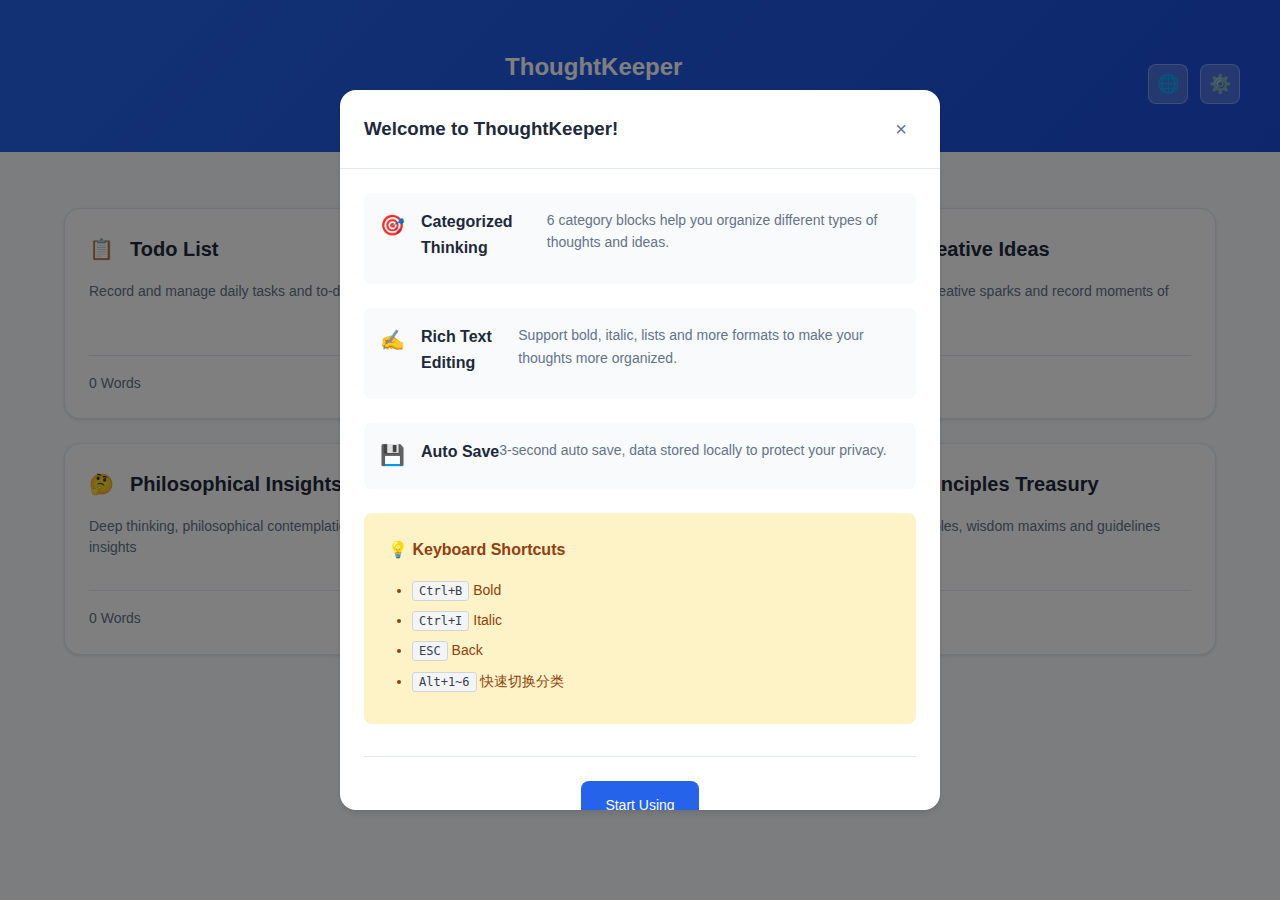
<file: index.html>
<!DOCTYPE html>
<html lang="zh-CN">
<head>
    <meta charset="UTF-8">
    <meta name="viewport" content="width=device-width, initial-scale=1.0">
    <title>ThoughtKeeper</title>
    <meta name="description" content="A bilingual thought organization tool - 中英双语思维记录工具">
    
    <!-- Google tag (gtag.js) -->
    <script async src="https://www.googletagmanager.com/gtag/js?id=G-9P4BP9GSYB"></script>
    <script>
      window.dataLayer = window.dataLayer || [];
      function gtag(){dataLayer.push(arguments);}
      gtag('js', new Date());
      
      gtag('config', 'G-9P4BP9GSYB');
    </script>
    
    <!-- PWA支持 -->
    <link rel="manifest" href="manifest.json">
    <meta name="theme-color" content="#2563eb">
    <meta name="apple-mobile-web-app-capable" content="yes">
    <meta name="apple-mobile-web-app-status-bar-style" content="default">
    <meta name="apple-mobile-web-app-title" content="ThoughtKeeper">
    
    <!-- SEO优化 -->
    <meta name="keywords" content="thought keeper,note taking,idea organization,bilingual notes,思维记录,笔记工具,想法整理">
    <meta name="author" content="ThoughtKeeper">
    <meta property="og:title" content="ThoughtKeeper">
    <meta property="og:description" content="A bilingual thought organization tool - 中英双语思维记录工具">
    <meta property="og:type" content="website">
    <meta property="og:url" content="https://thoughtkeeper.space">
    
    <link rel="stylesheet" href="css/styles.css">
</head>
<body>
    <!-- 加载指示器 -->
    <div id="loading-screen" class="loading-screen">
        <div class="loading-content">
            <div class="loading-spinner"></div>
            <h2>思维记录工具</h2>
            <p>正在加载中...</p>
        </div>
    </div>

    <div id="app">
        <!-- 主界面容器 -->
        <div id="main-view" class="view">
            <header class="app-header">
                <div class="header-content">
                    <div class="header-main">
                        <h1 data-i18n="appTitle">ThoughtKeeper</h1>
                        <p class="subtitle" data-i18n="appSubtitle">整理你的想法，分类你的思考</p>
                    </div>
                    <div class="header-actions">
                        <button id="lang-btn" class="lang-btn" title="Language">🌐</button>
                        <button id="settings-btn" class="settings-btn" data-i18n-title="ui.settings">⚙️</button>
                    </div>
                </div>
            </header>
            
            <main id="grid-container" class="grid-container">
                <!-- 6个分类方块将在这里动态生成 -->
            </main>
        </div>

        <!-- 编辑界面容器 -->
        <div id="editor-view" class="view hidden">
            <header class="editor-header">
                <button id="back-btn" class="back-btn" data-i18n="ui.back">← 返回</button>
                <nav class="breadcrumb">
                    <span class="breadcrumb-item" data-i18n="appTitle">ThoughtKeeper</span>
                    <span class="breadcrumb-separator">></span>
                    <span id="category-breadcrumb" class="breadcrumb-item current"></span>
                </nav>
                <h2 id="category-title" class="category-title"></h2>
            </header>
            
            <main id="editor-container" class="editor-container">
                <!-- 编辑器将在这里动态生成 -->
            </main>
        </div>
    </div>

    <!-- 设置弹窗 -->
    <div id="settings-modal" class="modal hidden">
        <div class="modal-content">
            <div class="modal-header">
                <h3 data-i18n="ui.dataManagement">数据管理</h3>
                <button id="close-modal" class="close-btn">×</button>
            </div>
            <div class="modal-body">
                <div class="settings-section">
                    <h4 data-i18n="ui.languageSettings">语言设置</h4>
                    <div class="language-selector">
                        <button id="lang-zh" class="lang-option active" data-lang="zh">中文</button>
                        <button id="lang-en" class="lang-option" data-lang="en">English</button>
                    </div>
                </div>
                
                <div class="settings-section">
                    <h4 data-i18n="ui.dataBackup">数据备份</h4>
                    <p data-i18n="ui.dataBackupDesc">将您的所有思维记录导出为JSON文件</p>
                    <button id="backup-btn" class="action-btn">📥 <span data-i18n="ui.backupData">备份数据</span></button>
                </div>
                
                <div class="settings-section">
                    <h4 data-i18n="ui.dataRestore">数据恢复</h4>
                    <p data-i18n="ui.dataRestoreDesc">从备份文件恢复您的思维记录</p>
                    <input type="file" id="restore-file" accept=".json" style="display: none;">
                    <button id="restore-btn" class="action-btn">📤 <span data-i18n="ui.restoreData">恢复数据</span></button>
                </div>
                
                <div class="settings-section">
                    <h4 data-i18n="ui.storageInfo">存储信息</h4>
                    <div id="storage-info">
                        <p data-i18n="ui.loadingStorageInfo">正在加载存储信息...</p>
                    </div>
                </div>
                
                <div class="settings-section danger">
                    <h4 data-i18n="ui.dangerousOperations">危险操作</h4>
                    <p data-i18n="ui.clearAllDataDesc">清空所有数据（此操作不可恢复）</p>
                    <button id="clear-data-btn" class="action-btn danger">🗑️ <span data-i18n="ui.clearAllData">清空所有数据</span></button>
                </div>
            </div>
        </div>
    </div>

    <!-- 用户引导弹窗 -->
    <div id="welcome-modal" class="modal hidden">
        <div class="modal-content welcome-modal">
            <div class="modal-header">
                <h3 data-i18n="ui.welcome">欢迎使用 ThoughtKeeper！</h3>
                <button id="close-welcome" class="close-btn">×</button>
            </div>
            <div class="modal-body">
                <div class="welcome-content">
                    <div class="welcome-step">
                        <div class="step-icon">🎯</div>
                        <h4 data-i18n="ui.welcomeSteps.categorize.title">分类思考</h4>
                        <p data-i18n="ui.welcomeSteps.categorize.desc">6个分类方块帮您整理不同类型的想法和思考。</p>
                    </div>
                    
                    <div class="welcome-step">
                        <div class="step-icon">✍️</div>
                        <h4 data-i18n="ui.welcomeSteps.richText.title">富文本编辑</h4>
                        <p data-i18n="ui.welcomeSteps.richText.desc">支持加粗、斜体、列表等格式，让您的想法更有条理。</p>
                    </div>
                    
                    <div class="welcome-step">
                        <div class="step-icon">💾</div>
                        <h4 data-i18n="ui.welcomeSteps.autoSave.title">自动保存</h4>
                        <p data-i18n="ui.welcomeSteps.autoSave.desc">3秒自动保存，数据存储在本地，保护您的隐私。</p>
                    </div>
                    
                    <div class="welcome-tips">
                        <h4>💡 <span data-i18n="ui.keyboardShortcuts">快捷键提示</span></h4>
                        <ul>
                            <li><kbd>Ctrl+B</kbd> <span data-i18n="ui.bold">加粗文字</span></li>
                            <li><kbd>Ctrl+I</kbd> <span data-i18n="ui.italic">斜体文字</span></li>
                            <li><kbd>ESC</kbd> <span data-i18n="ui.back">返回主界面</span></li>
                            <li><kbd>Alt+1~6</kbd> 快速切换分类</li>
                        </ul>
                    </div>
                </div>
                
                <div class="welcome-actions">
                    <button id="start-using" class="action-btn" data-i18n="ui.startUsing">开始使用</button>
                </div>
            </div>
        </div>
    </div>

    <!-- JavaScript 文件引用 -->
    <script src="js/i18n.js"></script>
    <script src="js/storage.js"></script>
    <script src="js/navigation.js"></script>
    <script src="js/editor.js"></script>
    <script src="js/main-grid.js"></script>
    <script src="js/app.js"></script>
</body>
</html>
</file>
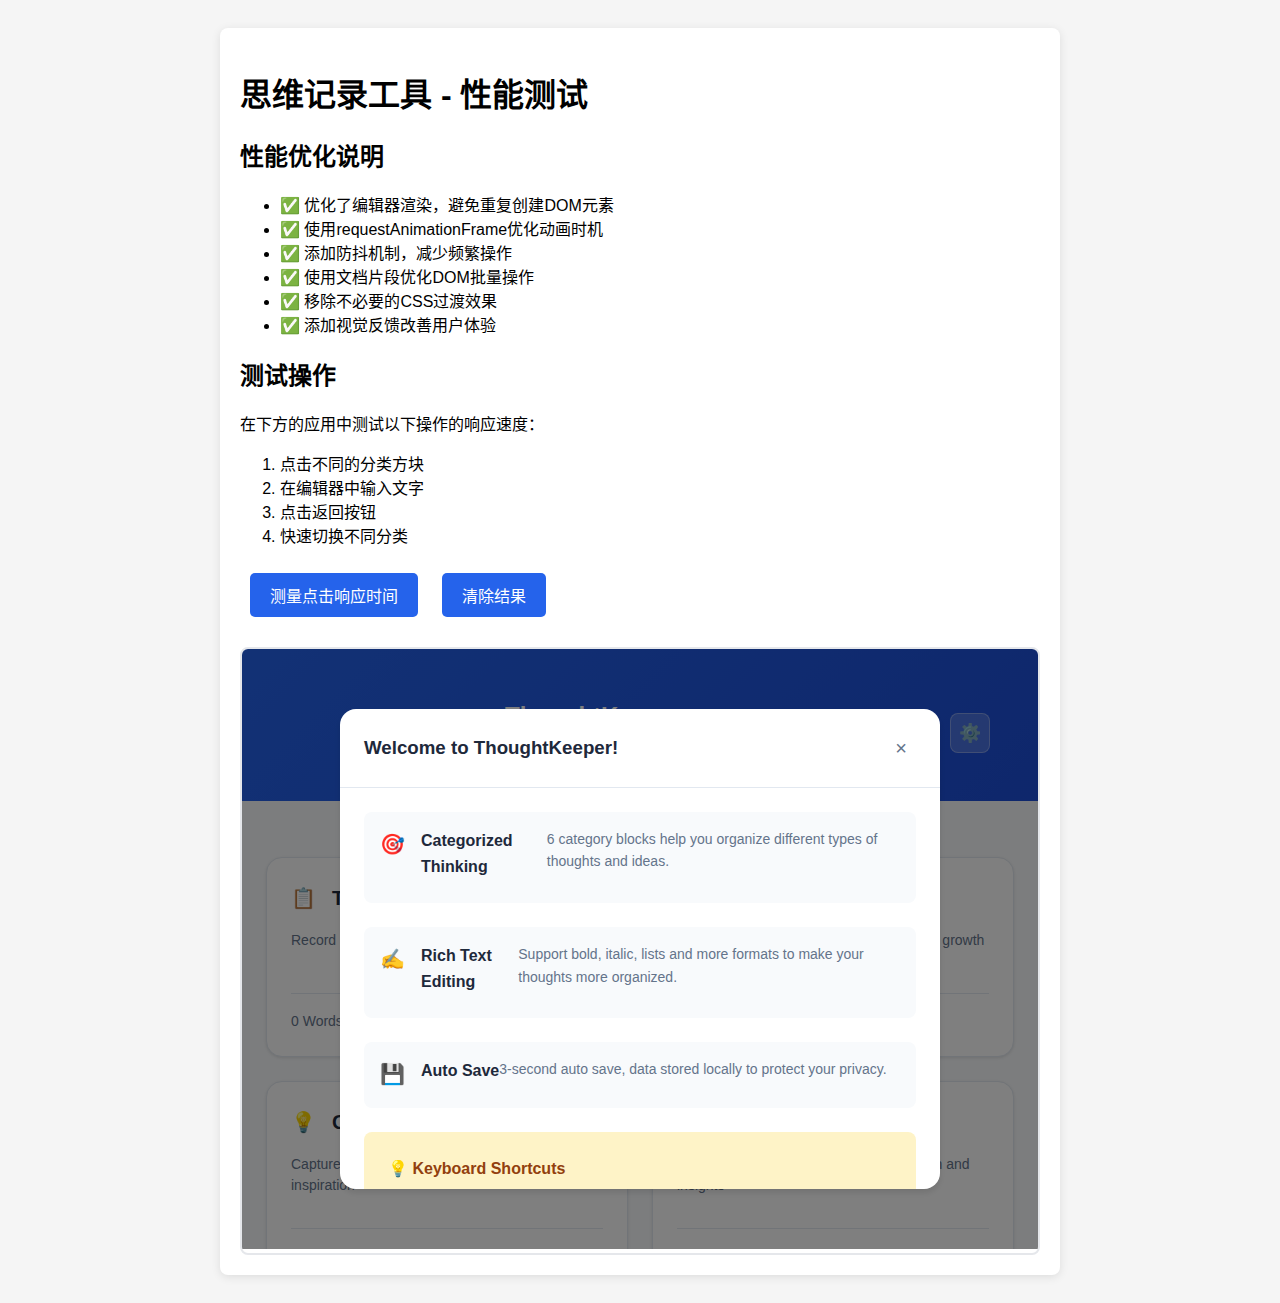
<file: performance-test.html>
<!DOCTYPE html>
<html lang="zh-CN">

<head>
    <meta charset="UTF-8">
    <meta name="viewport" content="width=device-width, initial-scale=1.0">
    <title>性能测试 - 思维记录工具</title>
    <style>
        body {
            font-family: Arial, sans-serif;
            padding: 20px;
            background: #f5f5f5;
        }

        .test-container {
            max-width: 800px;
            margin: 0 auto;
            background: white;
            padding: 20px;
            border-radius: 8px;
            box-shadow: 0 2px 10px rgba(0, 0, 0, 0.1);
        }

        .test-button {
            background: #2563eb;
            color: white;
            border: none;
            padding: 10px 20px;
            border-radius: 5px;
            cursor: pointer;
            margin: 10px;
            font-size: 16px;
        }

        .test-button:hover {
            background: #1d4ed8;
        }

        .result {
            margin: 10px 0;
            padding: 10px;
            background: #f0f9ff;
            border-left: 4px solid #2563eb;
        }

        .iframe-container {
            margin-top: 20px;
            border: 2px solid #e5e7eb;
            border-radius: 8px;
            overflow: hidden;
        }

        iframe {
            width: 100%;
            height: 600px;
            border: none;
        }
    </style>
</head>

<body>
    <div class="test-container">
        <h1>思维记录工具 - 性能测试</h1>

        <div class="test-section">
            <h2>性能优化说明</h2>
            <ul>
                <li>✅ 优化了编辑器渲染，避免重复创建DOM元素</li>
                <li>✅ 使用requestAnimationFrame优化动画时机</li>
                <li>✅ 添加防抖机制，减少频繁操作</li>
                <li>✅ 使用文档片段优化DOM批量操作</li>
                <li>✅ 移除不必要的CSS过渡效果</li>
                <li>✅ 添加视觉反馈改善用户体验</li>
            </ul>
        </div>

        <div class="test-section">
            <h2>测试操作</h2>
            <p>在下方的应用中测试以下操作的响应速度：</p>
            <ol>
                <li>点击不同的分类方块</li>
                <li>在编辑器中输入文字</li>
                <li>点击返回按钮</li>
                <li>快速切换不同分类</li>
            </ol>

            <button class="test-button" onclick="measurePerformance()">测量点击响应时间</button>
            <button class="test-button" onclick="clearResults()">清除结果</button>

            <div id="results"></div>
        </div>

        <div class="iframe-container">
            <iframe src="index.html" title="思维记录工具"></iframe>
        </div>
    </div>

    <script>
        let clickStartTime = 0;
        let results = [];

        function measurePerformance() {
            const iframe = document.querySelector('iframe');
            const resultsDiv = document.getElementById('results');

            // 监听iframe中的点击事件
            iframe.contentWindow.addEventListener('click', function () {
                clickStartTime = performance.now();
            });

            // 监听页面变化（简单的检测方法）
            const observer = new MutationObserver(function () {
                if (clickStartTime > 0) {
                    const responseTime = performance.now() - clickStartTime;
                    results.push(responseTime);

                    const resultElement = document.createElement('div');
                    resultElement.className = 'result';
                    resultElement.innerHTML = `
                        <strong>响应时间:</strong> ${responseTime.toFixed(2)}ms
                        <br><small>时间: ${new Date().toLocaleTimeString()}</small>
                    `;
                    resultsDiv.appendChild(resultElement);

                    clickStartTime = 0;
                }
            });

            if (iframe.contentDocument) {
                observer.observe(iframe.contentDocument.body, {
                    childList: true,
                    subtree: true,
                    attributes: true
                });
            }

            alert('性能监测已启动！现在可以在下方应用中进行操作测试。');
        }

        function clearResults() {
            document.getElementById('results').innerHTML = '';
            results = [];
        }
    </script>
</body>

</html>
</file>
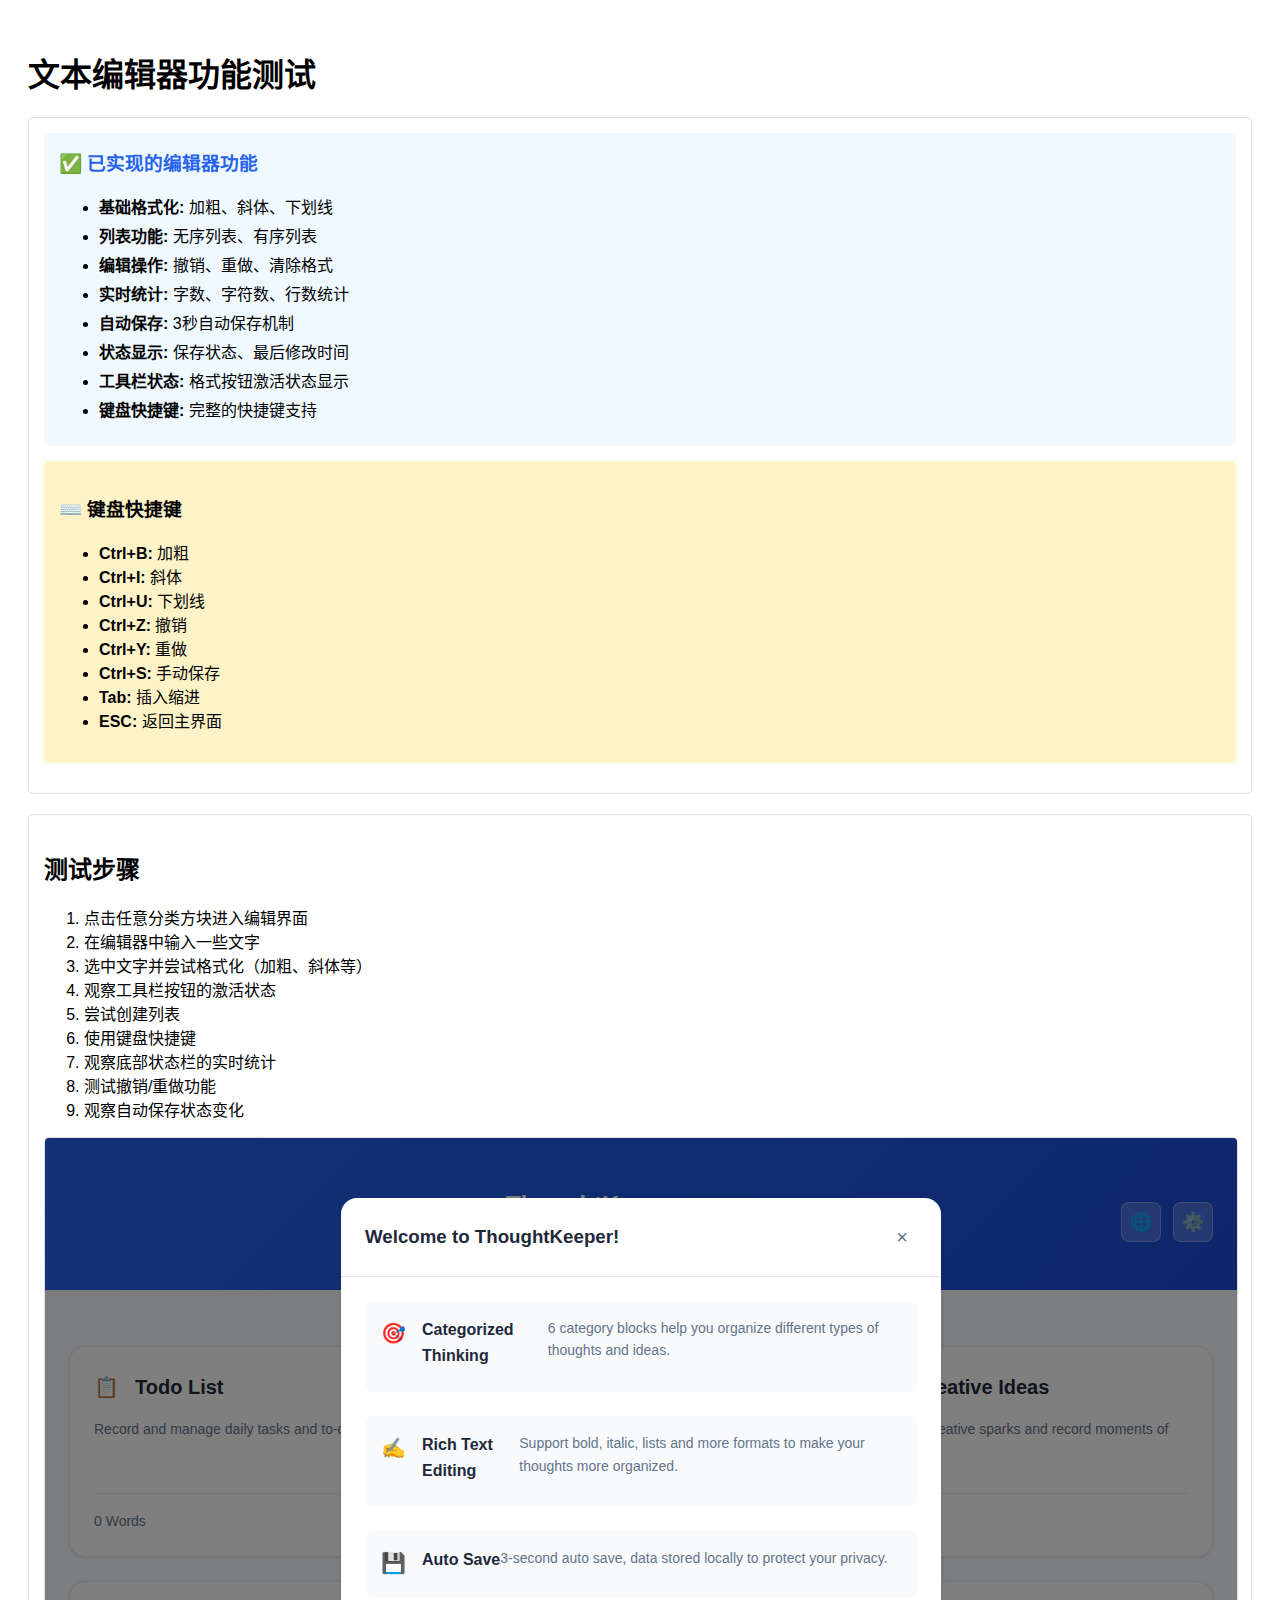
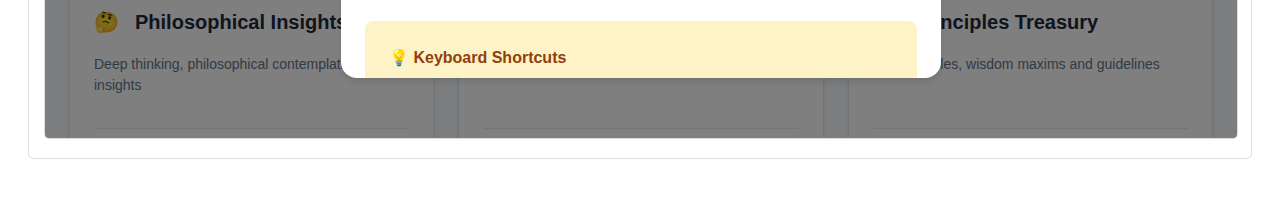
<file: test-editor.html>
<!DOCTYPE html>
<html lang="zh-CN">
<head>
    <meta charset="UTF-8">
    <meta name="viewport" content="width=device-width, initial-scale=1.0">
    <title>编辑器功能测试</title>
    <style>
        body { font-family: Arial, sans-serif; padding: 20px; }
        .test-section { margin: 20px 0; padding: 15px; border: 1px solid #ddd; border-radius: 5px; }
        .feature-list { background: #f0f9ff; padding: 15px; border-radius: 5px; }
        .feature-list h3 { margin-top: 0; color: #2563eb; }
        .feature-list ul { margin: 10px 0; }
        .feature-list li { margin: 5px 0; }
        .keyboard-shortcuts { background: #fef3c7; padding: 15px; border-radius: 5px; margin: 15px 0; }
        iframe { width: 100%; height: 600px; border: 1px solid #ddd; border-radius: 5px; }
    </style>
</head>
<body>
    <h1>文本编辑器功能测试</h1>
    
    <div class="test-section">
        <div class="feature-list">
            <h3>✅ 已实现的编辑器功能</h3>
            <ul>
                <li><strong>基础格式化:</strong> 加粗、斜体、下划线</li>
                <li><strong>列表功能:</strong> 无序列表、有序列表</li>
                <li><strong>编辑操作:</strong> 撤销、重做、清除格式</li>
                <li><strong>实时统计:</strong> 字数、字符数、行数统计</li>
                <li><strong>自动保存:</strong> 3秒自动保存机制</li>
                <li><strong>状态显示:</strong> 保存状态、最后修改时间</li>
                <li><strong>工具栏状态:</strong> 格式按钮激活状态显示</li>
                <li><strong>键盘快捷键:</strong> 完整的快捷键支持</li>
            </ul>
        </div>
        
        <div class="keyboard-shortcuts">
            <h3>⌨️ 键盘快捷键</h3>
            <ul>
                <li><strong>Ctrl+B:</strong> 加粗</li>
                <li><strong>Ctrl+I:</strong> 斜体</li>
                <li><strong>Ctrl+U:</strong> 下划线</li>
                <li><strong>Ctrl+Z:</strong> 撤销</li>
                <li><strong>Ctrl+Y:</strong> 重做</li>
                <li><strong>Ctrl+S:</strong> 手动保存</li>
                <li><strong>Tab:</strong> 插入缩进</li>
                <li><strong>ESC:</strong> 返回主界面</li>
            </ul>
        </div>
    </div>
    
    <div class="test-section">
        <h2>测试步骤</h2>
        <ol>
            <li>点击任意分类方块进入编辑界面</li>
            <li>在编辑器中输入一些文字</li>
            <li>选中文字并尝试格式化（加粗、斜体等）</li>
            <li>观察工具栏按钮的激活状态</li>
            <li>尝试创建列表</li>
            <li>使用键盘快捷键</li>
            <li>观察底部状态栏的实时统计</li>
            <li>测试撤销/重做功能</li>
            <li>观察自动保存状态变化</li>
        </ol>
        
        <iframe src="index.html" title="思维记录工具"></iframe>
    </div>
</body>
</html>
</file>
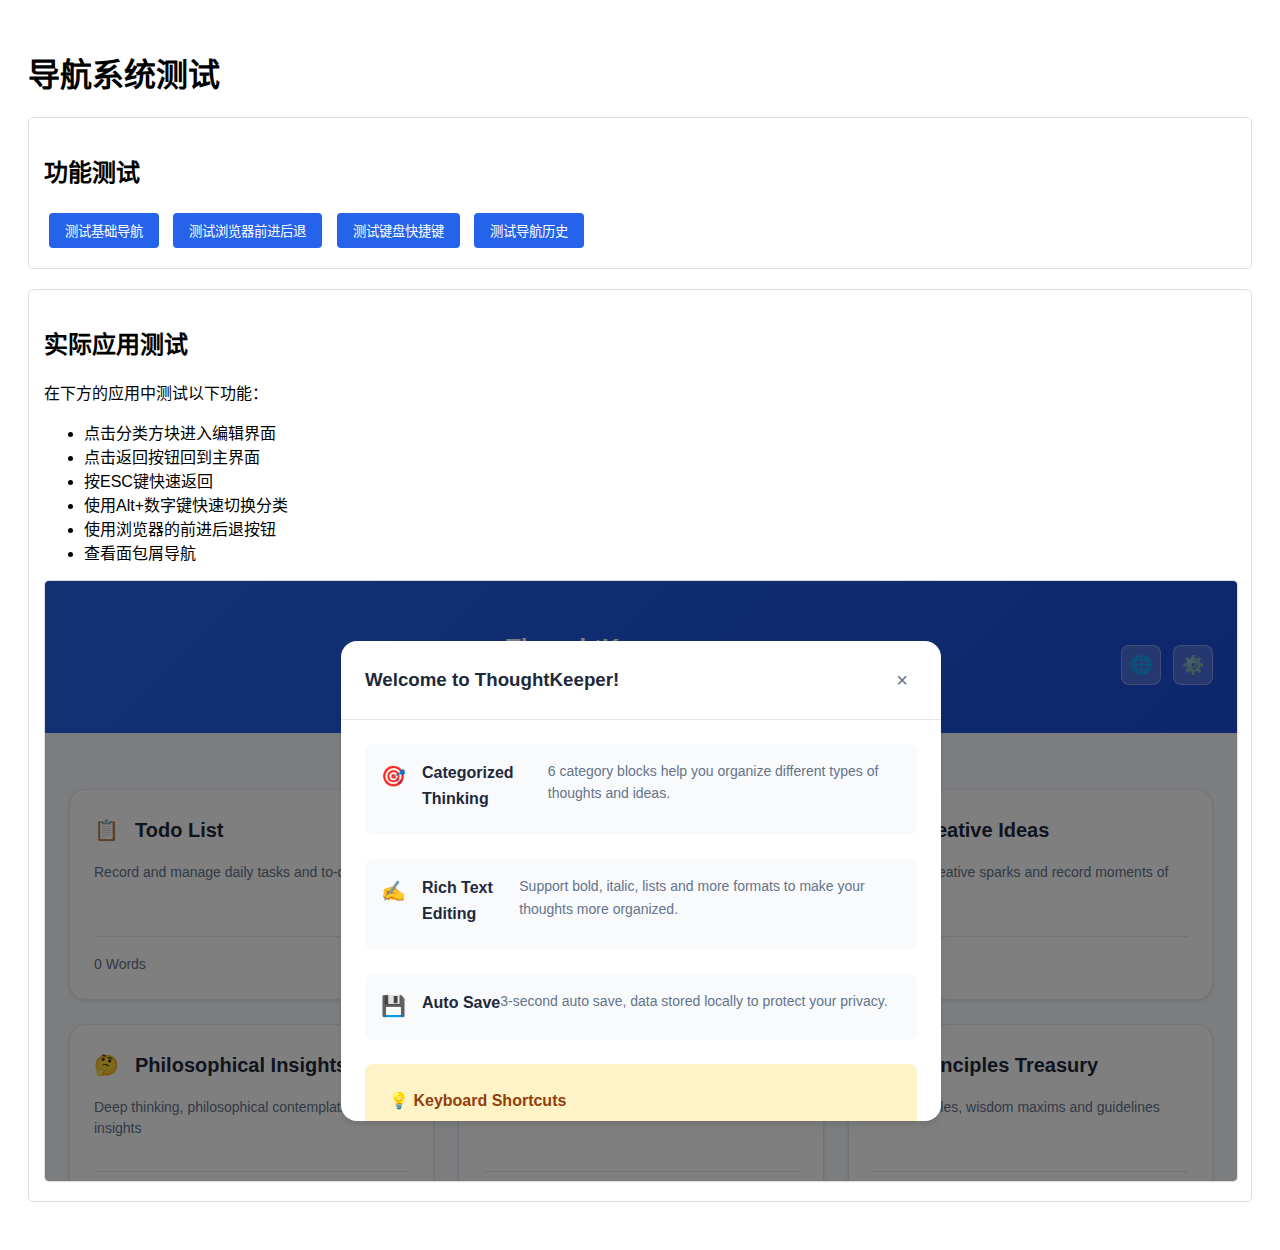
<file: test-navigation.html>
<!DOCTYPE html>
<html lang="zh-CN">
<head>
    <meta charset="UTF-8">
    <meta name="viewport" content="width=device-width, initial-scale=1.0">
    <title>导航系统测试</title>
    <style>
        body { font-family: Arial, sans-serif; padding: 20px; }
        .test-section { margin: 20px 0; padding: 15px; border: 1px solid #ddd; border-radius: 5px; }
        .test-button { background: #2563eb; color: white; border: none; padding: 8px 16px; margin: 5px; border-radius: 4px; cursor: pointer; }
        .test-result { margin: 10px 0; padding: 10px; background: #f0f9ff; border-left: 4px solid #2563eb; }
        .success { border-left-color: #10b981; background: #f0fdf4; }
        .error { border-left-color: #ef4444; background: #fef2f2; }
    </style>
</head>
<body>
    <h1>导航系统测试</h1>
    
    <div class="test-section">
        <h2>功能测试</h2>
        <button class="test-button" onclick="testBasicNavigation()">测试基础导航</button>
        <button class="test-button" onclick="testBrowserNavigation()">测试浏览器前进后退</button>
        <button class="test-button" onclick="testKeyboardShortcuts()">测试键盘快捷键</button>
        <button class="test-button" onclick="testNavigationHistory()">测试导航历史</button>
        <div id="test-results"></div>
    </div>
    
    <div class="test-section">
        <h2>实际应用测试</h2>
        <p>在下方的应用中测试以下功能：</p>
        <ul>
            <li>点击分类方块进入编辑界面</li>
            <li>点击返回按钮回到主界面</li>
            <li>按ESC键快速返回</li>
            <li>使用Alt+数字键快速切换分类</li>
            <li>使用浏览器的前进后退按钮</li>
            <li>查看面包屑导航</li>
        </ul>
        <iframe src="index.html" style="width: 100%; height: 600px; border: 1px solid #ddd; border-radius: 5px;"></iframe>
    </div>

    <script>
        function addResult(message, isSuccess = true) {
            const resultsDiv = document.getElementById('test-results');
            const resultDiv = document.createElement('div');
            resultDiv.className = `test-result ${isSuccess ? 'success' : 'error'}`;
            resultDiv.innerHTML = `<strong>${isSuccess ? '✅' : '❌'}</strong> ${message}`;
            resultsDiv.appendChild(resultDiv);
        }
        
        function testBasicNavigation() {
            addResult('基础导航功能已实现：路由解析、页面切换、URL更新');
        }
        
        function testBrowserNavigation() {
            addResult('浏览器导航支持已实现：hashchange和popstate事件监听');
        }
        
        function testKeyboardShortcuts() {
            addResult('键盘快捷键已实现：ESC返回、Alt+数字快速切换');
        }
        
        function testNavigationHistory() {
            addResult('导航历史记录功能已实现：历史记录管理和查询');
        }
    </script>
</body>
</html>
</file>
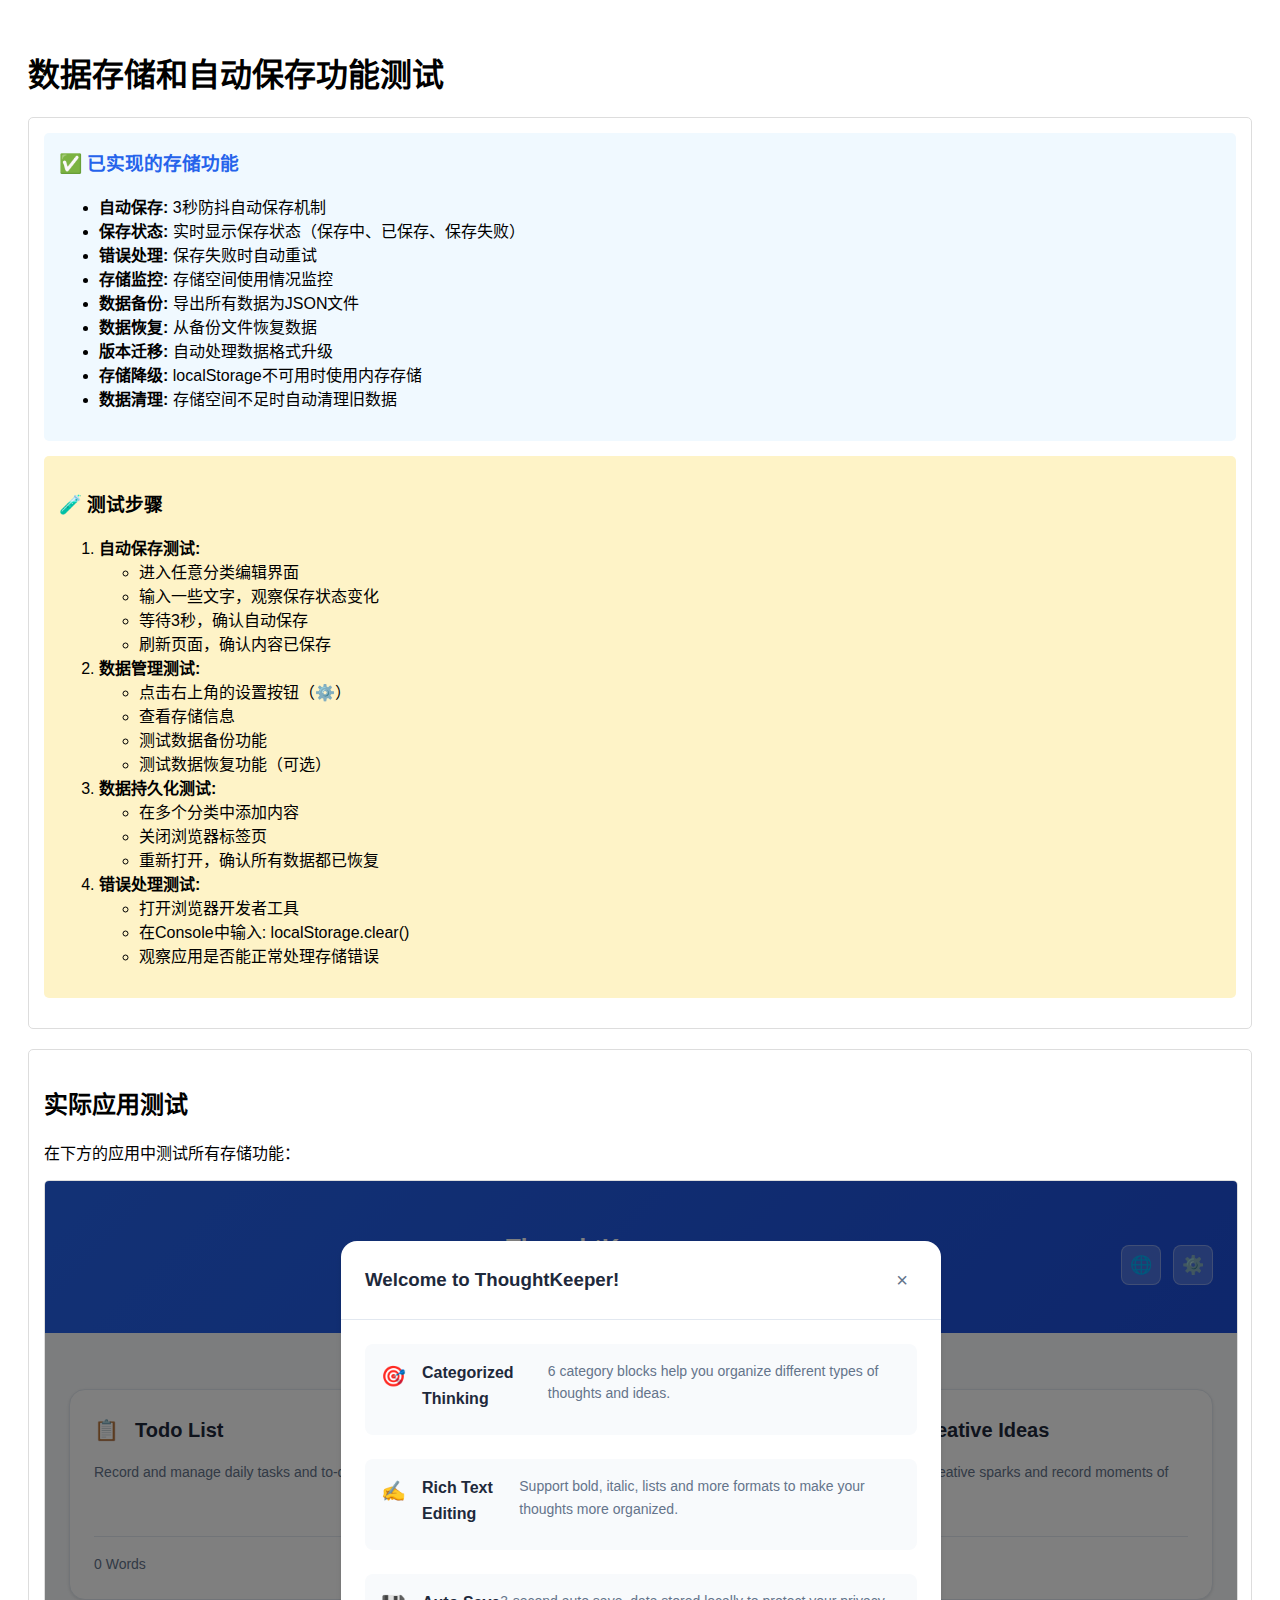
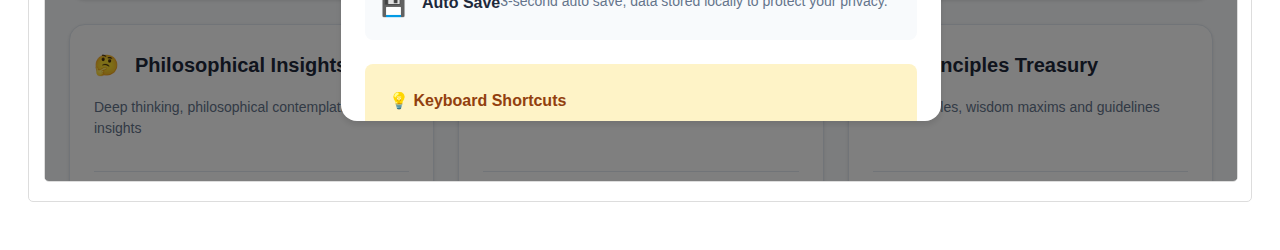
<file: test-storage.html>
<!DOCTYPE html>
<html lang="zh-CN">
<head>
    <meta charset="UTF-8">
    <meta name="viewport" content="width=device-width, initial-scale=1.0">
    <title>数据存储功能测试</title>
    <style>
        body { font-family: Arial, sans-serif; padding: 20px; }
        .test-section { margin: 20px 0; padding: 15px; border: 1px solid #ddd; border-radius: 5px; }
        .feature-list { background: #f0f9ff; padding: 15px; border-radius: 5px; }
        .feature-list h3 { margin-top: 0; color: #2563eb; }
        .test-steps { background: #fef3c7; padding: 15px; border-radius: 5px; margin: 15px 0; }
        iframe { width: 100%; height: 600px; border: 1px solid #ddd; border-radius: 5px; }
    </style>
</head>
<body>
    <h1>数据存储和自动保存功能测试</h1>
    
    <div class="test-section">
        <div class="feature-list">
            <h3>✅ 已实现的存储功能</h3>
            <ul>
                <li><strong>自动保存:</strong> 3秒防抖自动保存机制</li>
                <li><strong>保存状态:</strong> 实时显示保存状态（保存中、已保存、保存失败）</li>
                <li><strong>错误处理:</strong> 保存失败时自动重试</li>
                <li><strong>存储监控:</strong> 存储空间使用情况监控</li>
                <li><strong>数据备份:</strong> 导出所有数据为JSON文件</li>
                <li><strong>数据恢复:</strong> 从备份文件恢复数据</li>
                <li><strong>版本迁移:</strong> 自动处理数据格式升级</li>
                <li><strong>存储降级:</strong> localStorage不可用时使用内存存储</li>
                <li><strong>数据清理:</strong> 存储空间不足时自动清理旧数据</li>
            </ul>
        </div>
        
        <div class="test-steps">
            <h3>🧪 测试步骤</h3>
            <ol>
                <li><strong>自动保存测试:</strong>
                    <ul>
                        <li>进入任意分类编辑界面</li>
                        <li>输入一些文字，观察保存状态变化</li>
                        <li>等待3秒，确认自动保存</li>
                        <li>刷新页面，确认内容已保存</li>
                    </ul>
                </li>
                
                <li><strong>数据管理测试:</strong>
                    <ul>
                        <li>点击右上角的设置按钮（⚙️）</li>
                        <li>查看存储信息</li>
                        <li>测试数据备份功能</li>
                        <li>测试数据恢复功能（可选）</li>
                    </ul>
                </li>
                
                <li><strong>数据持久化测试:</strong>
                    <ul>
                        <li>在多个分类中添加内容</li>
                        <li>关闭浏览器标签页</li>
                        <li>重新打开，确认所有数据都已恢复</li>
                    </ul>
                </li>
                
                <li><strong>错误处理测试:</strong>
                    <ul>
                        <li>打开浏览器开发者工具</li>
                        <li>在Console中输入: localStorage.clear()</li>
                        <li>观察应用是否能正常处理存储错误</li>
                    </ul>
                </li>
            </ol>
        </div>
    </div>
    
    <div class="test-section">
        <h2>实际应用测试</h2>
        <p>在下方的应用中测试所有存储功能：</p>
        <iframe src="index.html" title="思维记录工具"></iframe>
    </div>
</body>
</html>
</file>
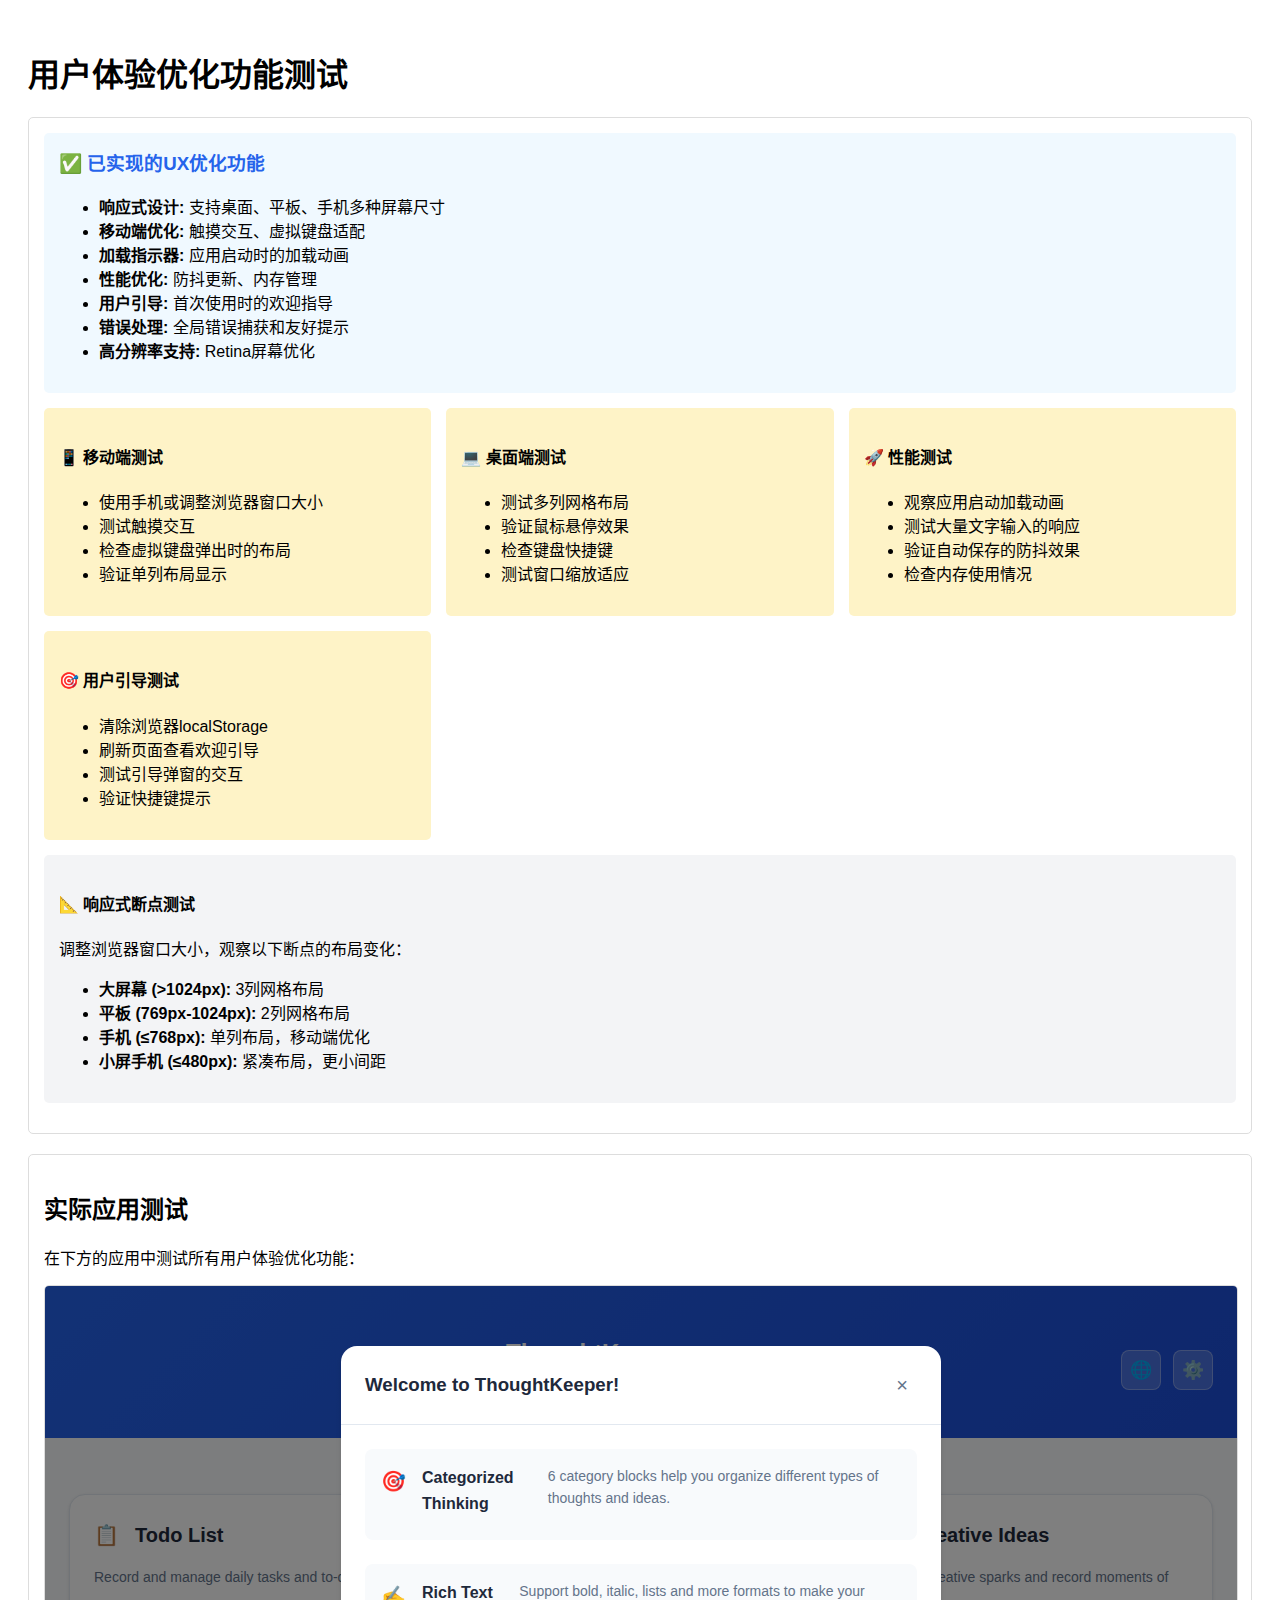
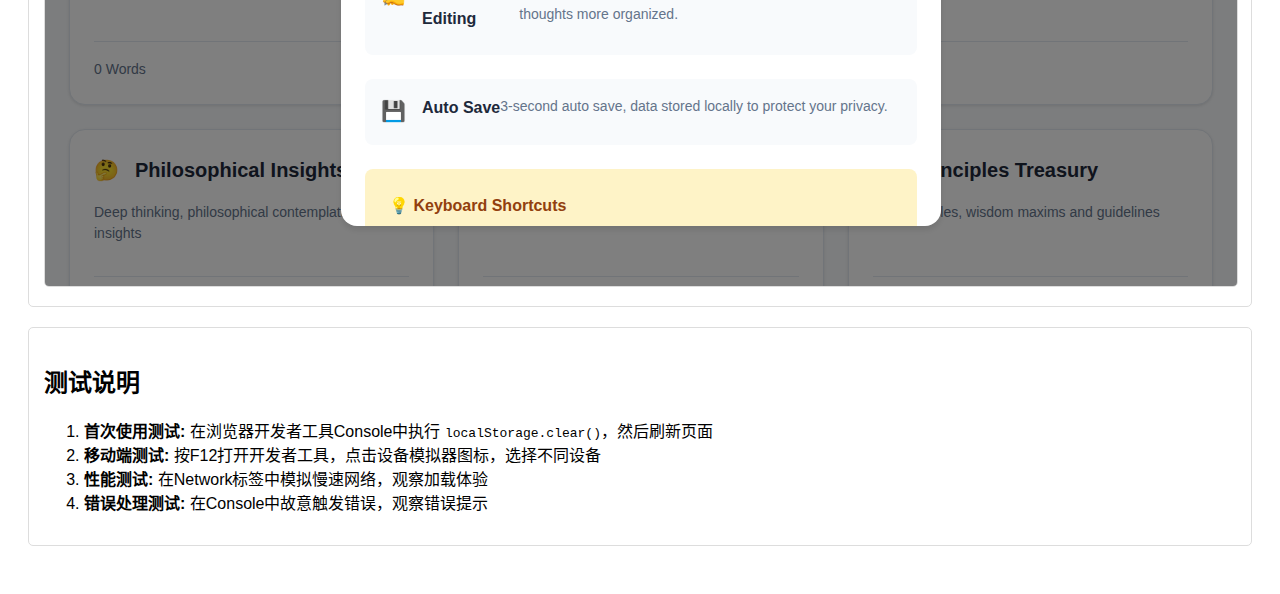
<file: test-ux.html>
<!DOCTYPE html>
<html lang="zh-CN">
<head>
    <meta charset="UTF-8">
    <meta name="viewport" content="width=device-width, initial-scale=1.0">
    <title>用户体验优化测试</title>
    <style>
        body { font-family: Arial, sans-serif; padding: 20px; }
        .test-section { margin: 20px 0; padding: 15px; border: 1px solid #ddd; border-radius: 5px; }
        .feature-list { background: #f0f9ff; padding: 15px; border-radius: 5px; }
        .feature-list h3 { margin-top: 0; color: #2563eb; }
        .test-grid { display: grid; grid-template-columns: repeat(auto-fit, minmax(300px, 1fr)); gap: 15px; margin: 15px 0; }
        .test-card { background: #fef3c7; padding: 15px; border-radius: 5px; }
        iframe { width: 100%; height: 600px; border: 1px solid #ddd; border-radius: 5px; }
        .responsive-test { background: #f3f4f6; padding: 15px; border-radius: 5px; margin: 15px 0; }
    </style>
</head>
<body>
    <h1>用户体验优化功能测试</h1>
    
    <div class="test-section">
        <div class="feature-list">
            <h3>✅ 已实现的UX优化功能</h3>
            <ul>
                <li><strong>响应式设计:</strong> 支持桌面、平板、手机多种屏幕尺寸</li>
                <li><strong>移动端优化:</strong> 触摸交互、虚拟键盘适配</li>
                <li><strong>加载指示器:</strong> 应用启动时的加载动画</li>
                <li><strong>性能优化:</strong> 防抖更新、内存管理</li>
                <li><strong>用户引导:</strong> 首次使用时的欢迎指导</li>
                <li><strong>错误处理:</strong> 全局错误捕获和友好提示</li>
                <li><strong>高分辨率支持:</strong> Retina屏幕优化</li>
            </ul>
        </div>
        
        <div class="test-grid">
            <div class="test-card">
                <h4>📱 移动端测试</h4>
                <ul>
                    <li>使用手机或调整浏览器窗口大小</li>
                    <li>测试触摸交互</li>
                    <li>检查虚拟键盘弹出时的布局</li>
                    <li>验证单列布局显示</li>
                </ul>
            </div>
            
            <div class="test-card">
                <h4>💻 桌面端测试</h4>
                <ul>
                    <li>测试多列网格布局</li>
                    <li>验证鼠标悬停效果</li>
                    <li>检查键盘快捷键</li>
                    <li>测试窗口缩放适应</li>
                </ul>
            </div>
            
            <div class="test-card">
                <h4>🚀 性能测试</h4>
                <ul>
                    <li>观察应用启动加载动画</li>
                    <li>测试大量文字输入的响应</li>
                    <li>验证自动保存的防抖效果</li>
                    <li>检查内存使用情况</li>
                </ul>
            </div>
            
            <div class="test-card">
                <h4>🎯 用户引导测试</h4>
                <ul>
                    <li>清除浏览器localStorage</li>
                    <li>刷新页面查看欢迎引导</li>
                    <li>测试引导弹窗的交互</li>
                    <li>验证快捷键提示</li>
                </ul>
            </div>
        </div>
        
        <div class="responsive-test">
            <h4>📐 响应式断点测试</h4>
            <p>调整浏览器窗口大小，观察以下断点的布局变化：</p>
            <ul>
                <li><strong>大屏幕 (>1024px):</strong> 3列网格布局</li>
                <li><strong>平板 (769px-1024px):</strong> 2列网格布局</li>
                <li><strong>手机 (≤768px):</strong> 单列布局，移动端优化</li>
                <li><strong>小屏手机 (≤480px):</strong> 紧凑布局，更小间距</li>
            </ul>
        </div>
    </div>
    
    <div class="test-section">
        <h2>实际应用测试</h2>
        <p>在下方的应用中测试所有用户体验优化功能：</p>
        <iframe src="index.html" title="思维记录工具"></iframe>
    </div>
    
    <div class="test-section">
        <h2>测试说明</h2>
        <ol>
            <li><strong>首次使用测试:</strong> 在浏览器开发者工具Console中执行 <code>localStorage.clear()</code>，然后刷新页面</li>
            <li><strong>移动端测试:</strong> 按F12打开开发者工具，点击设备模拟器图标，选择不同设备</li>
            <li><strong>性能测试:</strong> 在Network标签中模拟慢速网络，观察加载体验</li>
            <li><strong>错误处理测试:</strong> 在Console中故意触发错误，观察错误提示</li>
        </ol>
    </div>
</body>
</html>
</file>
<file: css/styles.css>
/* CSS 重置和基础样式 */
* {
    margin: 0;
    padding: 0;
    box-sizing: border-box;
}

/* CSS 变量定义 */
:root {
    /* 颜色系统 */
    --primary-color: #2563eb;
    --primary-hover: #1d4ed8;
    --secondary-color: #64748b;
    --background-color: #f8fafc;
    --surface-color: #ffffff;
    --text-primary: #1e293b;
    --text-secondary: #64748b;
    --border-color: #e2e8f0;
    --shadow-light: 0 1px 3px rgba(0, 0, 0, 0.1);
    --shadow-medium: 0 4px 6px rgba(0, 0, 0, 0.1);
    
    /* 间距系统 */
    --spacing-xs: 0.5rem;
    --spacing-sm: 1rem;
    --spacing-md: 1.5rem;
    --spacing-lg: 2rem;
    --spacing-xl: 3rem;
    
    /* 字体系统 */
    --font-family: -apple-system, BlinkMacSystemFont, 'Segoe UI', Roboto, sans-serif;
    --font-size-sm: 0.875rem;
    --font-size-base: 1rem;
    --font-size-lg: 1.125rem;
    --font-size-xl: 1.25rem;
    --font-size-2xl: 1.5rem;
    
    /* 圆角和过渡 */
    --border-radius: 0.5rem;
    --border-radius-lg: 1rem;
    --transition: all 0.2s ease-in-out;
}

/* 基础样式 */
body {
    font-family: var(--font-family);
    font-size: var(--font-size-base);
    line-height: 1.6;
    color: var(--text-primary);
    background-color: var(--background-color);
    min-height: 100vh;
}

/* 应用容器 */
#app {
    min-height: 100vh;
    display: flex;
    flex-direction: column;
}

/* 视图切换 */
.view {
    flex: 1;
    display: flex;
    flex-direction: column;
    /* 移除过渡效果以提升切换速度 */
}

.view.hidden {
    display: none;
}

/* 加载指示器样式 */
.loading-screen {
    position: fixed;
    top: 0;
    left: 0;
    width: 100%;
    height: 100%;
    background: var(--background-color);
    display: flex;
    justify-content: center;
    align-items: center;
    z-index: 9999;
    transition: opacity 0.3s ease-out;
}

.loading-screen.hidden {
    opacity: 0;
    pointer-events: none;
}

.loading-content {
    text-align: center;
    color: var(--text-primary);
}

.loading-content h2 {
    margin: var(--spacing-md) 0 var(--spacing-sm) 0;
    color: var(--primary-color);
}

.loading-content p {
    color: var(--text-secondary);
    font-size: var(--font-size-sm);
}

.loading-spinner {
    width: 40px;
    height: 40px;
    border: 3px solid var(--border-color);
    border-top: 3px solid var(--primary-color);
    border-radius: 50%;
    animation: spin 1s linear infinite;
    margin: 0 auto;
}

@keyframes spin {
    0% { transform: rotate(0deg); }
    100% { transform: rotate(360deg); }
}

/* 工具类 */
.text-center {
    text-align: center;
}

.mb-sm { margin-bottom: var(--spacing-sm); }
.mb-md { margin-bottom: var(--spacing-md); }
.mb-lg { margin-bottom: var(--spacing-lg); }

.p-sm { padding: var(--spacing-sm); }
.p-md { padding: var(--spacing-md); }
.p-lg { padding: var(--spacing-lg); }

/* 应用头部样式 */
.app-header {
    padding: var(--spacing-xl) var(--spacing-md) var(--spacing-lg);
    background: linear-gradient(135deg, var(--primary-color), var(--primary-hover));
    color: white;
    margin-bottom: var(--spacing-lg);
}

.header-content {
    display: flex;
    justify-content: space-between;
    align-items: center;
    max-width: 1200px;
    margin: 0 auto;
}

.header-main {
    text-align: center;
    flex: 1;
}

.header-actions {
    position: relative;
}

.settings-btn {
    background: rgba(255, 255, 255, 0.2);
    border: 1px solid rgba(255, 255, 255, 0.3);
    color: white;
    border-radius: var(--border-radius);
    padding: var(--spacing-xs);
    cursor: pointer;
    font-size: var(--font-size-lg);
    transition: var(--transition);
    min-width: 40px;
    height: 40px;
}

.settings-btn:hover {
    background: rgba(255, 255, 255, 0.3);
}

.lang-btn {
    background: rgba(255, 255, 255, 0.2);
    border: 1px solid rgba(255, 255, 255, 0.3);
    color: white;
    border-radius: var(--border-radius);
    padding: var(--spacing-xs);
    cursor: pointer;
    font-size: var(--font-size-lg);
    transition: var(--transition);
    min-width: 40px;
    height: 40px;
    margin-right: var(--spacing-xs);
}

.lang-btn:hover {
    background: rgba(255, 255, 255, 0.3);
}

/* 语言选择器样式 */
.language-selector {
    display: flex;
    gap: var(--spacing-xs);
    margin-bottom: var(--spacing-sm);
}

.lang-option {
    background: var(--background-color);
    border: 1px solid var(--border-color);
    color: var(--text-primary);
    padding: var(--spacing-xs) var(--spacing-sm);
    border-radius: var(--border-radius);
    cursor: pointer;
    font-size: var(--font-size-sm);
    transition: var(--transition);
}

.lang-option:hover {
    background: var(--primary-color);
    color: white;
    border-color: var(--primary-color);
}

.lang-option.active {
    background: var(--primary-color);
    color: white;
    border-color: var(--primary-color);
}

.app-header h1 {
    font-size: var(--font-size-2xl);
    font-weight: 600;
    margin-bottom: var(--spacing-xs);
}

.app-header .subtitle {
    font-size: var(--font-size-base);
    opacity: 0.9;
}

/* 主网格样式 */
.grid-container {
    flex: 1;
    padding: 0 var(--spacing-md) var(--spacing-lg);
    max-width: 1200px;
    margin: 0 auto;
    width: 100%;
}

.category-grid {
    display: grid;
    grid-template-columns: repeat(auto-fit, minmax(300px, 1fr));
    gap: var(--spacing-md);
    padding: var(--spacing-md) 0;
}

/* 分类卡片样式 */
.category-card {
    background: var(--surface-color);
    border: 1px solid var(--border-color);
    border-radius: var(--border-radius-lg);
    padding: var(--spacing-md);
    cursor: pointer;
    transition: var(--transition);
    box-shadow: var(--shadow-light);
    display: flex;
    flex-direction: column;
    min-height: 200px;
}

.category-card:hover,
.category-card.hovered {
    transform: translateY(-2px);
    box-shadow: var(--shadow-medium);
    border-color: var(--primary-color);
}

.category-header {
    display: flex;
    align-items: center;
    margin-bottom: var(--spacing-sm);
}

.category-icon {
    font-size: var(--font-size-xl);
    margin-right: var(--spacing-sm);
}

.category-title {
    font-size: var(--font-size-lg);
    font-weight: 600;
    color: var(--text-primary);
    margin: 0;
}

.category-body {
    flex: 1;
    margin-bottom: var(--spacing-sm);
}

.category-description {
    color: var(--text-secondary);
    font-size: var(--font-size-sm);
    line-height: 1.5;
    margin-bottom: var(--spacing-sm);
}

.category-preview {
    background: var(--background-color);
    border-radius: var(--border-radius);
    padding: var(--spacing-sm);
    margin-top: var(--spacing-sm);
}

.preview-content {
    font-size: var(--font-size-sm);
    color: var(--text-secondary);
    line-height: 1.4;
}

.category-footer {
    display: flex;
    justify-content: space-between;
    align-items: center;
    padding-top: var(--spacing-sm);
    border-top: 1px solid var(--border-color);
}

.category-stats {
    display: flex;
    gap: var(--spacing-sm);
    font-size: var(--font-size-sm);
    color: var(--text-secondary);
}

.has-content-indicator {
    color: var(--primary-color);
    font-weight: bold;
}

/* 编辑器头部样式 */
.editor-header {
    display: flex;
    flex-direction: column;
    padding: var(--spacing-md);
    background: var(--surface-color);
    border-bottom: 1px solid var(--border-color);
    gap: var(--spacing-sm);
}

/* 面包屑导航样式 */
.breadcrumb {
    display: flex;
    align-items: center;
    font-size: var(--font-size-sm);
    color: var(--text-secondary);
    margin-bottom: var(--spacing-xs);
}

.breadcrumb-item {
    color: var(--text-secondary);
}

.breadcrumb-item.current {
    color: var(--text-primary);
    font-weight: 500;
}

.breadcrumb-separator {
    margin: 0 var(--spacing-xs);
    color: var(--border-color);
}

.editor-header .top-row {
    display: flex;
    align-items: center;
    gap: var(--spacing-md);
}

/* 面包屑导航样式 */
.breadcrumb {
    display: flex;
    align-items: center;
    font-size: var(--font-size-sm);
    color: var(--text-secondary);
    margin-bottom: var(--spacing-xs);
}

.breadcrumb-item {
    color: var(--text-secondary);
}

.breadcrumb-item.current {
    color: var(--text-primary);
    font-weight: 500;
}

.breadcrumb-separator {
    margin: 0 var(--spacing-xs);
    color: var(--border-color);
}

.back-btn {
    background: none;
    border: 1px solid var(--border-color);
    border-radius: var(--border-radius);
    padding: var(--spacing-xs) var(--spacing-sm);
    cursor: pointer;
    font-size: var(--font-size-base);
    color: var(--text-primary);
    transition: var(--transition);
}

.back-btn:hover {
    background: var(--background-color);
    border-color: var(--primary-color);
}

.category-title {
    font-size: var(--font-size-xl);
    font-weight: 600;
    color: var(--text-primary);
    margin: 0;
}

/* 编辑器容器样式 */
.editor-container {
    flex: 1;
    display: flex;
    flex-direction: column;
    background: var(--surface-color);
}

/* 编辑器工具栏样式 */
.editor-toolbar {
    display: flex;
    justify-content: space-between;
    align-items: center;
    padding: var(--spacing-sm) var(--spacing-md);
    background: var(--background-color);
    border-bottom: 1px solid var(--border-color);
}

.toolbar-group {
    display: flex;
    align-items: center;
    gap: var(--spacing-xs);
}

.toolbar-btn {
    background: none;
    border: 1px solid var(--border-color);
    border-radius: var(--border-radius);
    padding: var(--spacing-xs);
    cursor: pointer;
    font-size: var(--font-size-sm);
    color: var(--text-primary);
    transition: var(--transition);
    min-width: 32px;
    height: 32px;
    display: flex;
    align-items: center;
    justify-content: center;
}

.toolbar-btn:hover {
    background: var(--primary-color);
    color: white;
    border-color: var(--primary-color);
}

.toolbar-btn.active {
    background: var(--primary-color);
    color: white;
    border-color: var(--primary-color);
}

.save-status {
    font-size: var(--font-size-sm);
    padding: var(--spacing-xs) var(--spacing-sm);
    border-radius: var(--border-radius);
    font-weight: 500;
}

.save-status.saved {
    color: #059669;
    background: #d1fae5;
}

.save-status.unsaved {
    color: #dc2626;
    background: #fee2e2;
}

.save-status.saving {
    color: #2563eb;
    background: #dbeafe;
}

.save-status.error {
    color: #dc2626;
    background: #fee2e2;
}

/* 编辑器内容样式 */
.editor-content {
    flex: 1;
    padding: var(--spacing-lg);
    font-size: var(--font-size-base);
    line-height: 1.6;
    color: var(--text-primary);
    outline: none;
    min-height: 400px;
    overflow-y: auto;
    /* 移动端虚拟键盘优化 */
    -webkit-user-select: text;
    user-select: text;
    -webkit-touch-callout: default;
}

.editor-content:empty::before {
    content: attr(data-placeholder);
    color: var(--text-secondary);
    font-style: italic;
}

.editor-content p {
    margin-bottom: var(--spacing-sm);
}

.editor-content ul, .editor-content ol {
    margin-left: var(--spacing-md);
    margin-bottom: var(--spacing-sm);
}

.editor-content li {
    margin-bottom: var(--spacing-xs);
}

/* 编辑器状态栏样式 */
.editor-status {
    display: flex;
    justify-content: space-between;
    align-items: center;
    padding: var(--spacing-sm) var(--spacing-md);
    background: var(--background-color);
    border-top: 1px solid var(--border-color);
    font-size: var(--font-size-sm);
    color: var(--text-secondary);
}

.status-left {
    display: flex;
    gap: var(--spacing-md);
}

.status-right {
    display: flex;
    gap: var(--spacing-md);
}

.word-count, .char-count, .line-count {
    white-space: nowrap;
}

/* 弹窗样式 */
.modal {
    position: fixed;
    top: 0;
    left: 0;
    width: 100%;
    height: 100%;
    background: rgba(0, 0, 0, 0.5);
    display: flex;
    justify-content: center;
    align-items: center;
    z-index: 1000;
}

.modal.hidden {
    display: none;
}

.modal-content {
    background: var(--surface-color);
    border-radius: var(--border-radius-lg);
    max-width: 500px;
    width: 90%;
    max-height: 80vh;
    overflow-y: auto;
    box-shadow: var(--shadow-medium);
}

.modal-header {
    display: flex;
    justify-content: space-between;
    align-items: center;
    padding: var(--spacing-md);
    border-bottom: 1px solid var(--border-color);
}

.modal-header h3 {
    margin: 0;
    color: var(--text-primary);
}

.close-btn {
    background: none;
    border: none;
    font-size: var(--font-size-xl);
    cursor: pointer;
    color: var(--text-secondary);
    padding: 0;
    width: 30px;
    height: 30px;
    display: flex;
    align-items: center;
    justify-content: center;
}

.close-btn:hover {
    color: var(--text-primary);
}

.modal-body {
    padding: var(--spacing-md);
}

.settings-section {
    margin-bottom: var(--spacing-lg);
    padding-bottom: var(--spacing-md);
    border-bottom: 1px solid var(--border-color);
}

.settings-section:last-child {
    border-bottom: none;
    margin-bottom: 0;
}

.settings-section h4 {
    margin: 0 0 var(--spacing-xs) 0;
    color: var(--text-primary);
}

.settings-section p {
    margin: 0 0 var(--spacing-sm) 0;
    color: var(--text-secondary);
    font-size: var(--font-size-sm);
}

.action-btn {
    background: var(--primary-color);
    color: white;
    border: none;
    padding: var(--spacing-sm) var(--spacing-md);
    border-radius: var(--border-radius);
    cursor: pointer;
    font-size: var(--font-size-sm);
    transition: var(--transition);
}

.action-btn:hover {
    background: var(--primary-hover);
}

.action-btn.danger {
    background: #dc2626;
}

.action-btn.danger:hover {
    background: #b91c1c;
}

.settings-section.danger {
    border-color: #fecaca;
    background: #fef2f2;
}

#storage-info {
    font-family: monospace;
    font-size: var(--font-size-sm);
    background: var(--background-color);
    padding: var(--spacing-sm);
    border-radius: var(--border-radius);
}

/* 用户引导样式 */
.welcome-modal {
    max-width: 600px;
}

.welcome-content {
    margin-bottom: var(--spacing-lg);
}

.welcome-step {
    display: flex;
    align-items: flex-start;
    margin-bottom: var(--spacing-md);
    padding: var(--spacing-sm);
    background: var(--background-color);
    border-radius: var(--border-radius);
}

.step-icon {
    font-size: var(--font-size-xl);
    margin-right: var(--spacing-sm);
    flex-shrink: 0;
}

.welcome-step h4 {
    margin: 0 0 var(--spacing-xs) 0;
    color: var(--text-primary);
}

.welcome-step p {
    margin: 0;
    color: var(--text-secondary);
    font-size: var(--font-size-sm);
}

.welcome-tips {
    background: #fef3c7;
    padding: var(--spacing-md);
    border-radius: var(--border-radius);
    margin-top: var(--spacing-md);
}

.welcome-tips h4 {
    margin: 0 0 var(--spacing-sm) 0;
    color: #92400e;
}

.welcome-tips ul {
    margin: 0;
    padding-left: var(--spacing-md);
}

.welcome-tips li {
    margin-bottom: var(--spacing-xs);
    color: #92400e;
    font-size: var(--font-size-sm);
}

kbd {
    background: #f3f4f6;
    border: 1px solid #d1d5db;
    border-radius: 3px;
    padding: 2px 6px;
    font-size: 0.75rem;
    font-family: monospace;
    color: #374151;
}

.welcome-actions {
    text-align: center;
    padding-top: var(--spacing-md);
    border-top: 1px solid var(--border-color);
}

/* 响应式断点 */

/* 平板设备 (768px - 1024px) */
@media (max-width: 1024px) and (min-width: 769px) {
    .category-grid {
        grid-template-columns: repeat(2, 1fr);
        gap: var(--spacing-md);
    }
    
    .header-content {
        padding: 0 var(--spacing-md);
    }
}

/* 移动设备 (最大768px) */
@media (max-width: 768px) {
    :root {
        --spacing-sm: 0.75rem;
        --spacing-md: 1rem;
        --spacing-lg: 1.5rem;
        --spacing-xl: 2rem;
        --font-size-base: 0.9rem;
    }
    
    body {
        font-size: var(--font-size-sm);
        -webkit-text-size-adjust: 100%;
    }
    
    /* 头部移动端优化 */
    .app-header {
        padding: var(--spacing-lg) var(--spacing-sm);
    }
    
    .header-content {
        flex-direction: column;
        gap: var(--spacing-sm);
    }
    
    .header-main h1 {
        font-size: var(--font-size-xl);
    }
    
    /* 主网格移动端优化 */
    .category-grid {
        grid-template-columns: 1fr;
        gap: var(--spacing-sm);
        padding: var(--spacing-sm) 0;
    }
    
    .category-card {
        min-height: 140px;
        padding: var(--spacing-sm);
    }
    
    .category-icon {
        font-size: var(--font-size-lg);
    }
    
    .category-title {
        font-size: var(--font-size-base);
    }
    
    /* 编辑器移动端优化 */
    .editor-header {
        padding: var(--spacing-sm);
        gap: var(--spacing-xs);
    }
    
    .breadcrumb {
        font-size: 0.75rem;
    }
    
    .category-title {
        font-size: var(--font-size-lg);
    }
    
    .editor-toolbar {
        padding: var(--spacing-xs) var(--spacing-sm);
        flex-wrap: wrap;
        gap: var(--spacing-xs);
    }
    
    .toolbar-group {
        gap: var(--spacing-xs);
    }
    
    .toolbar-btn {
        min-width: 36px;
        height: 36px;
        font-size: 0.75rem;
        padding: var(--spacing-xs);
    }
    
    .editor-content {
        padding: var(--spacing-md);
        min-height: 300px;
        font-size: var(--font-size-sm);
        line-height: 1.5;
    }
    
    .editor-status {
        flex-direction: column;
        align-items: flex-start;
        gap: var(--spacing-xs);
        padding: var(--spacing-xs) var(--spacing-sm);
    }
    
    .status-left {
        gap: var(--spacing-sm);
        flex-wrap: wrap;
    }
    
    /* 弹窗移动端优化 */
    .modal-content {
        width: 95%;
        max-height: 90vh;
        margin: var(--spacing-sm);
    }
    
    .modal-header {
        padding: var(--spacing-sm);
    }
    
    .modal-body {
        padding: var(--spacing-sm);
    }
    
    .action-btn {
        width: 100%;
        padding: var(--spacing-sm);
        font-size: var(--font-size-base);
    }
}

/* 小屏幕移动设备 (最大480px) */
@media (max-width: 480px) {
    :root {
        --spacing-sm: 0.5rem;
        --spacing-md: 0.75rem;
        --spacing-lg: 1rem;
        --spacing-xl: 1.5rem;
    }
    
    .app-header {
        padding: var(--spacing-md) var(--spacing-xs);
    }
    
    .header-main h1 {
        font-size: var(--font-size-lg);
    }
    
    .header-main .subtitle {
        font-size: var(--font-size-sm);
    }
    
    .grid-container {
        padding: 0 var(--spacing-xs) var(--spacing-md);
    }
    
    .category-card {
        min-height: 120px;
        padding: var(--spacing-xs);
    }
    
    .category-title {
        font-size: var(--font-size-sm);
    }
    
    .category-description {
        font-size: 0.75rem;
    }
    
    .editor-content {
        padding: var(--spacing-sm);
        min-height: 250px;
    }
    
    .toolbar-btn {
        min-width: 32px;
        height: 32px;
        font-size: 0.7rem;
    }
}

/* 触摸设备优化 */
@media (hover: none) and (pointer: coarse) {
    .category-card:hover {
        transform: none;
        box-shadow: var(--shadow-light);
    }
    
    .category-card:active {
        transform: scale(0.98);
        transition: transform 0.1s ease;
    }
    
    .toolbar-btn:hover {
        background: none;
        color: var(--text-primary);
        border-color: var(--border-color);
    }
    
    .toolbar-btn:active {
        background: var(--primary-color);
        color: white;
        border-color: var(--primary-color);
    }
    
    .back-btn:hover {
        background: none;
        border-color: var(--border-color);
    }
    
    .back-btn:active {
        background: var(--background-color);
        border-color: var(--primary-color);
    }
}

/* 高分辨率屏幕优化 */
@media (-webkit-min-device-pixel-ratio: 2), (min-resolution: 192dpi) {
    .category-icon {
        image-rendering: -webkit-optimize-contrast;
        image-rendering: crisp-edges;
    }
}
</file>
